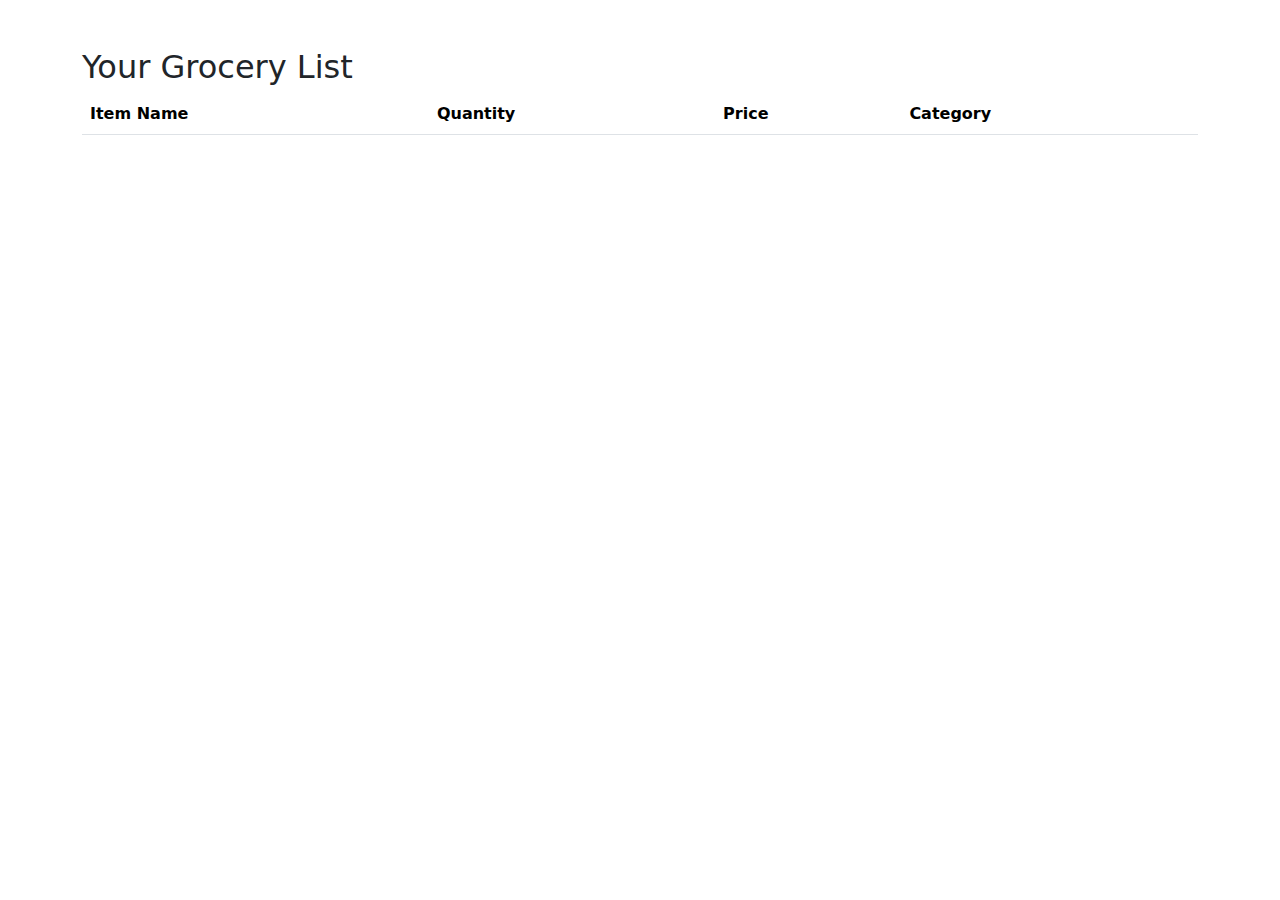
<file: src/main/resources/static/grocery-list.html>
<!DOCTYPE html>
<html lang="en">
<head>
    <meta charset="UTF-8">
    <meta name="viewport" content="width=device-width, initial-scale=1.0">
    <title>Grocery List</title>
    <link href="https://cdn.jsdelivr.net/npm/bootstrap@5.1.3/dist/css/bootstrap.min.css" rel="stylesheet">
    <script>
        async function fetchGroceryItems() {
            try {
                const response = await fetch("http://localhost:8080/api/grocery");
                const items = await response.json();

                const tableBody = document.getElementById("groceryTableBody");
                tableBody.innerHTML = ""; // Clear existing rows

                items.forEach(item => {
                    const row = document.createElement("tr");
                    row.innerHTML = `
                        <td>${item.name}</td>
                        <td>${item.quantity}</td>
                        <td>${item.price}</td>
                        <td>${item.category}</td>
                    `;
                    tableBody.appendChild(row);
                });
            } catch (error) {
                console.error("Error fetching grocery items:", error);
            }
        }

        // Fetch grocery items when the page loads
        document.addEventListener("DOMContentLoaded", fetchGroceryItems);
    </script>
</head>
<body>
    <div class="container mt-5">
        <h2>Your Grocery List</h2>
        <table class="table table-striped">
            <thead>
                <tr>
                    <th>Item Name</th>
                    <th>Quantity</th>
                    <th>Price</th>
                    <th>Category</th>
                </tr>
            </thead>
            <tbody id="groceryTableBody">
                <!-- Rows will be dynamically added here -->
            </tbody>
        </table>
    </div>
</body>
</html>
</file>
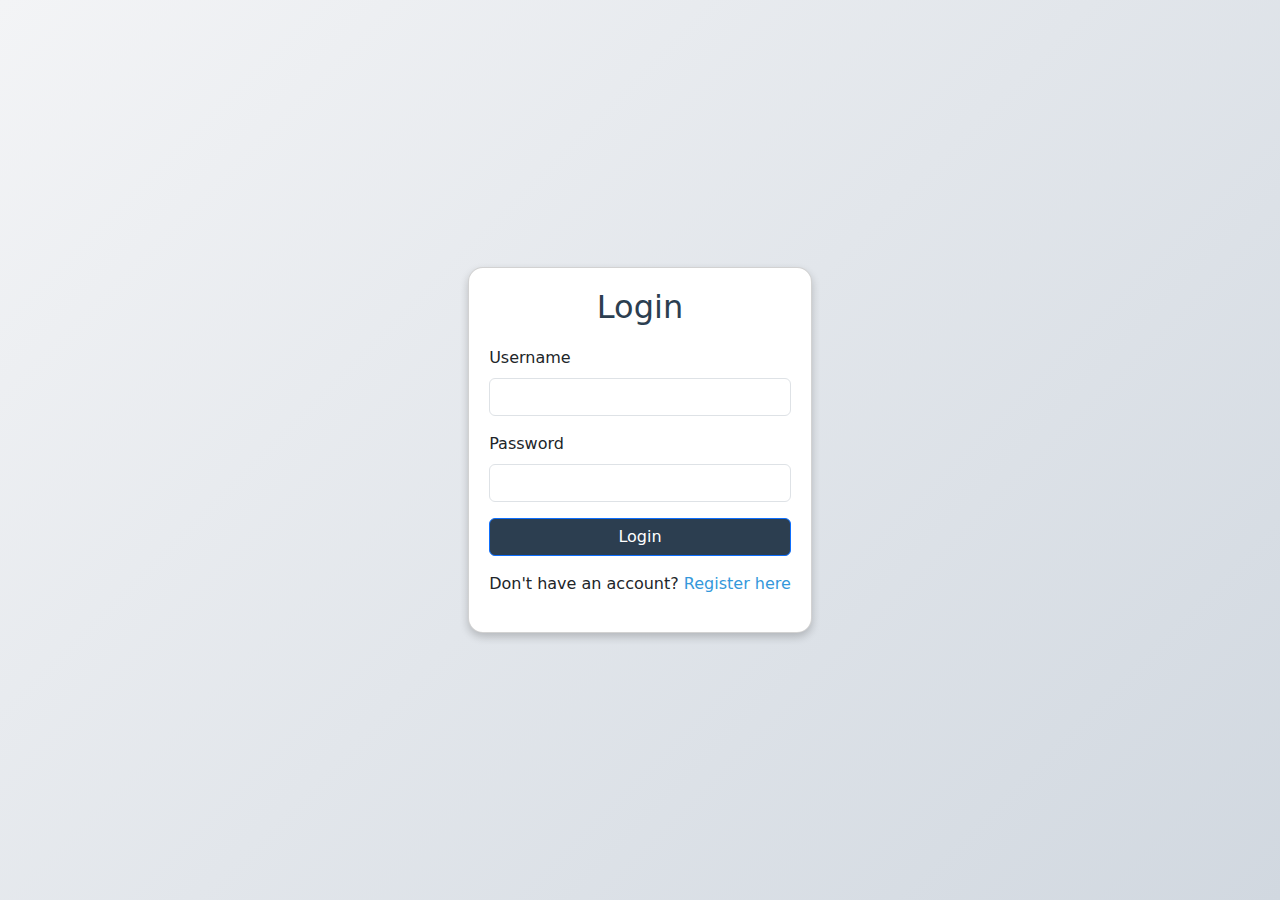
<file: src/main/resources/templates/login.html>
<!DOCTYPE html>
<html lang="en">
<head>
    <meta charset="UTF-8">
    <meta name="viewport" content="width=device-width, initial-scale=1.0">
    <title>Login</title>
    <link href="https://cdn.jsdelivr.net/npm/bootstrap@5.1.3/dist/css/bootstrap.min.css" rel="stylesheet">
    <style>
        body {
            background: linear-gradient(135deg, #f3f4f6, #d1d8e0);
            display: flex;
            justify-content: center;
            align-items: center;
            height: 100vh;
            margin: 0;
        }
        .card {
            padding: 20px;
            border-radius: 15px;
            box-shadow: 0 4px 8px rgba(0, 0, 0, 0.2);
            background-color: white;
        }
        h2 {
            color: #2c3e50;
            text-align: center;
            margin-bottom: 20px;
        }
        .btn-primary {
            width: 100%;
            background-color: #2c3e50;
        }
        .btn-primary:hover {
            background-color: #34495e;
        }
        a {
            color: #3498db;
            text-decoration: none;
        }
        a:hover {
            text-decoration: underline;
        }
    </style>
</head>
<body>
    <div class="card">
        <h2>Login</h2>
        <form action="/login" method="post">
            <div class="mb-3">
                <label for="username" class="form-label">Username</label>
                <input type="text" class="form-control" id="username" name="username" required>
            </div>
            <div class="mb-3">
                <label for="password" class="form-label">Password</label>
                <input type="password" class="form-control" id="password" name="password" required>
            </div>
            <button type="submit" class="btn btn-primary">Login</button>
        </form>
        <p class="mt-3 text-center">Don't have an account? <a href="/register">Register here</a></p>
    </div>
</body>
</html>
</file>
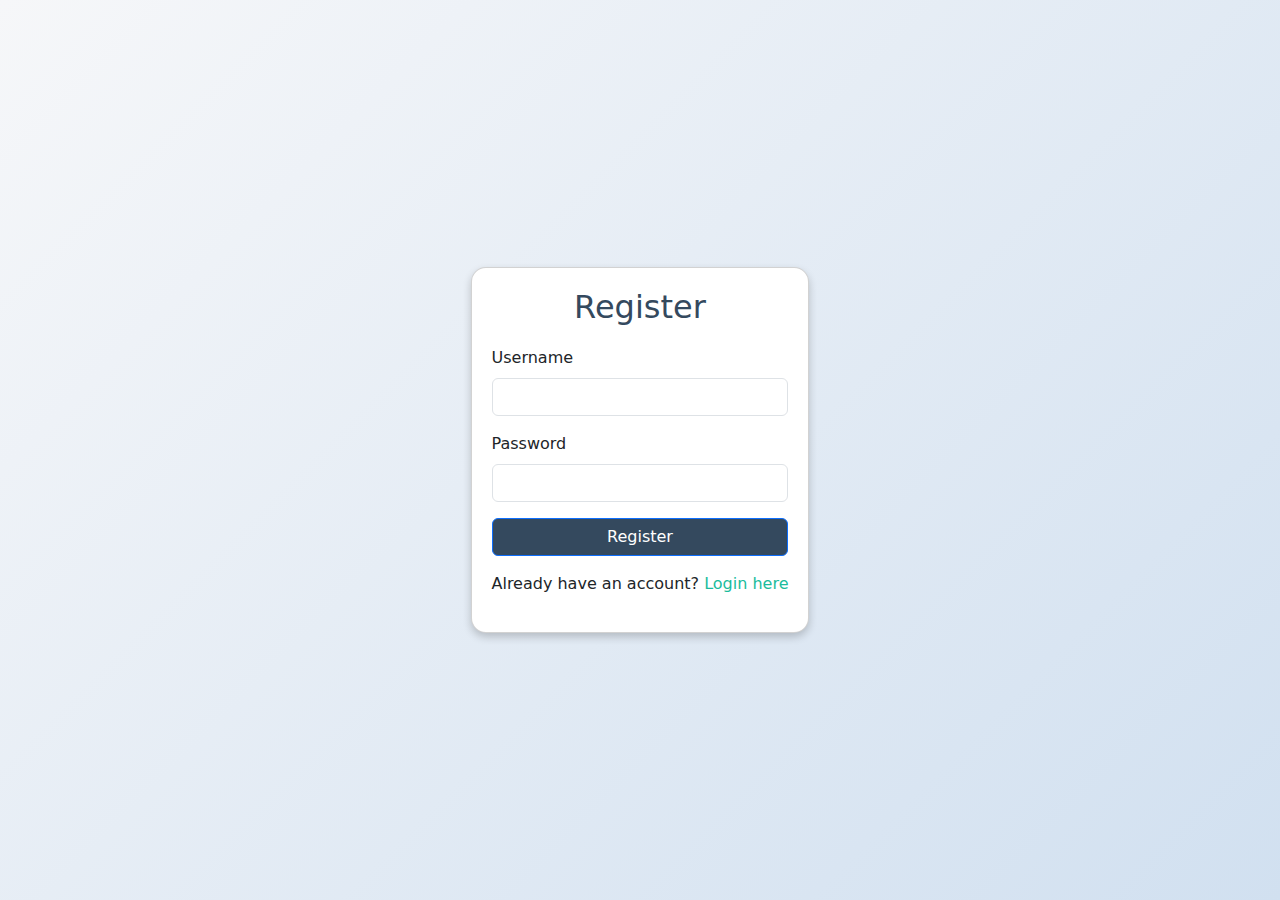
<file: src/main/resources/templates/register.html>
<!DOCTYPE html>
<html lang="en">
<head>
    <meta charset="UTF-8">
    <meta name="viewport" content="width=device-width, initial-scale=1.0">
    <title>Register</title>
    <link href="https://cdn.jsdelivr.net/npm/bootstrap@5.1.3/dist/css/bootstrap.min.css" rel="stylesheet">
    <style>
        body {
            background: linear-gradient(135deg, #f6f7f9, #d1e0f0);
            display: flex;
            justify-content: center;
            align-items: center;
            height: 100vh;
            margin: 0;
        }
        .card {
            padding: 20px;
            border-radius: 15px;
            box-shadow: 0 4px 8px rgba(0, 0, 0, 0.2);
            background-color: white;
        }
        h2 {
            color: #34495e;
            text-align: center;
            margin-bottom: 20px;
        }
        .btn-primary {
            width: 100%;
            background-color: #34495e;
        }
        .btn-primary:hover {
            background-color: #2c3e50;
        }
        a {
            color: #1abc9c;
            text-decoration: none;
        }
        a:hover {
            text-decoration: underline;
        }
    </style>
</head>
<body>
    <div class="card">
        <h2>Register</h2>
        <form action="/register" method="post">
            <div class="mb-3">
                <label for="username" class="form-label">Username</label>
                <input type="text" class="form-control" id="username" name="username" required>
            </div>
            <div class="mb-3">
                <label for="password" class="form-label">Password</label>
                <input type="password" class="form-control" id="password" name="password" required>
            </div>
            <button type="submit" class="btn btn-primary">Register</button>
        </form>
        <p class="mt-3 text-center">Already have an account? <a href="/login">Login here</a></p>
    </div>
</body>
</html>
</file>
